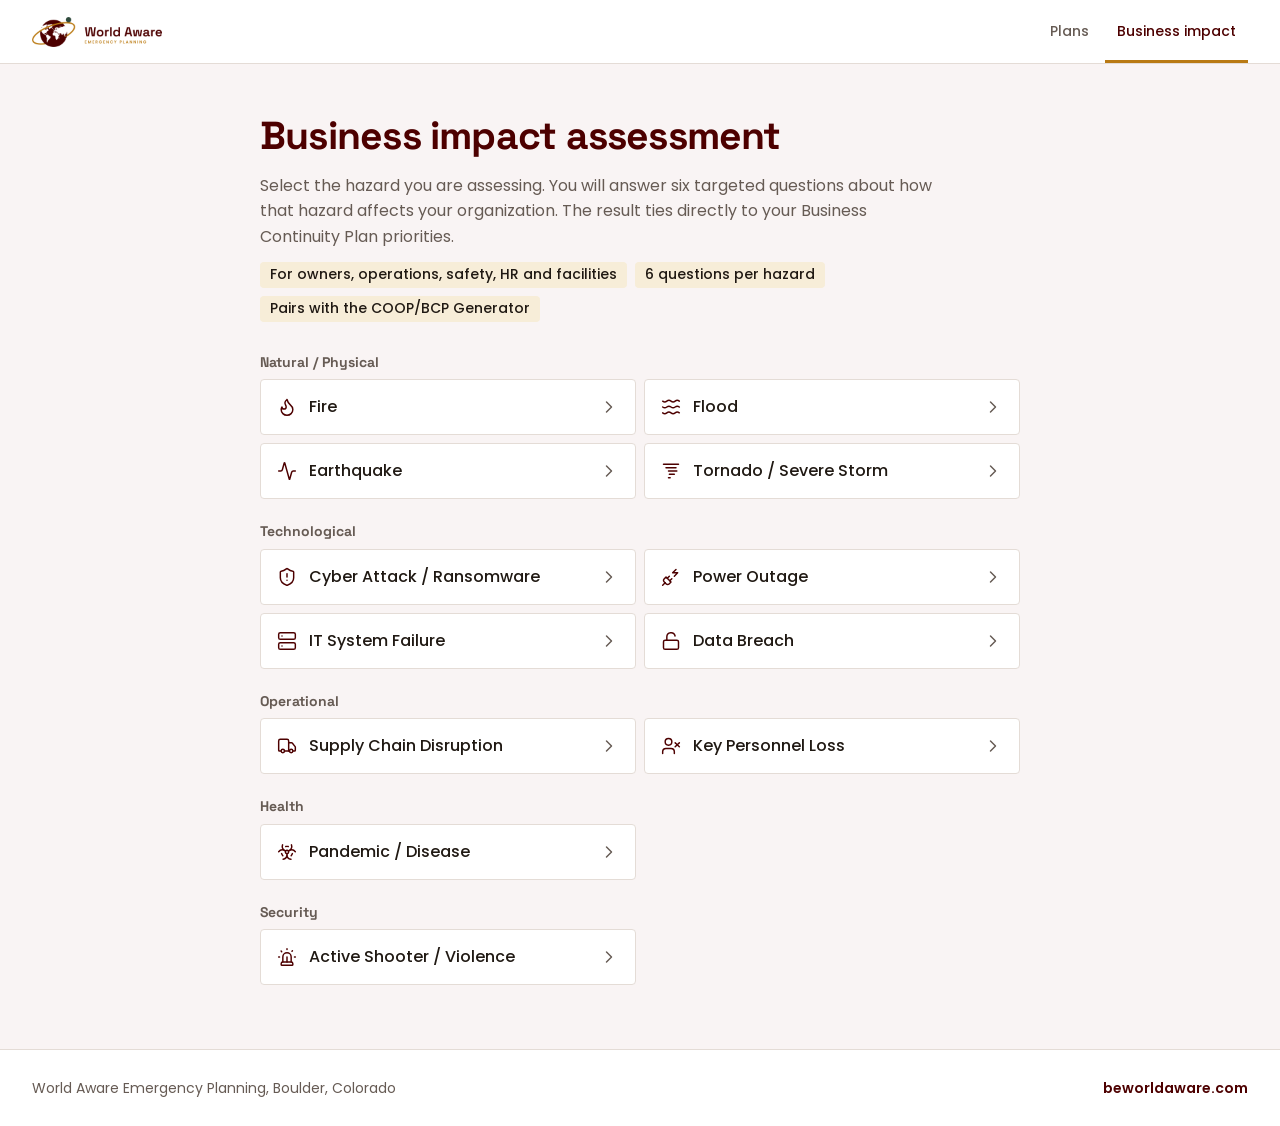
<file: business-impact.html>
<!DOCTYPE html>
<html lang="en">
<head>
<meta charset="UTF-8">
<meta name="viewport" content="width=device-width, initial-scale=1.0">
<title>Business Impact Assessment | World Aware</title>
<meta name="theme-color" content="#4D0000">
<link rel="icon" type="image/png" href="assets/wa-mark-full-color.png">
<link rel="stylesheet" href="css/fonts.css">
<link rel="stylesheet" href="css/tokens.css">
<link rel="stylesheet" href="css/brand.css">
<style>
/* Business impact page: layout specific to this screen. Components come from css/brand.css. */
.container { max-width: var(--content-max); margin: 0 auto; }
.screen { display: none; } .screen.active { display: block; }
.intro { display: grid; gap: var(--space-3); margin-bottom: var(--space-6); }
.intro h1 { font-size: var(--text-2xl); letter-spacing: var(--tracking-display); }
.intro p { color: var(--color-text-muted); max-width: var(--measure); }
.facts { display: flex; flex-wrap: wrap; gap: var(--space-2); }
@media (min-width: 1024px) { .intro h1 { font-size: var(--text-3xl); } }
.cat-block + .cat-block { margin-top: var(--space-5); }
.hz-pick { display: grid; grid-template-columns: auto 1fr auto; gap: var(--space-3); align-items: center; width: 100%; text-align: left; min-height: 56px; padding: var(--space-3) var(--space-4); border: var(--border-control) solid var(--color-border); border-radius: var(--radius-sm); background: var(--color-surface); cursor: pointer; }
.hz-pick:hover { border-color: var(--wa-maroon); background: var(--maroon-50); }
.hz-pick .hz-ic { color: var(--wa-maroon); }
.hz-pick .nm { font-weight: var(--weight-medium); }
.hz-pick .go { color: var(--color-text-muted); }
.a-head { display: grid; grid-template-columns: auto 1fr; gap: var(--space-3) var(--space-4); align-items: center; margin-bottom: var(--space-5); }
.a-ic { width: 48px; height: 48px; border-radius: var(--radius-sm); background: var(--wa-cream); color: var(--wa-maroon); display: grid; place-items: center; }
.a-head h1 { font-size: var(--text-xl); }
.a-head p { color: var(--color-text-muted); font-size: var(--text-sm); }
.a-head .btn { grid-column: 1 / -1; justify-self: start; }
@media (min-width: 640px) { .a-head { grid-template-columns: auto 1fr auto; } .a-head .btn { grid-column: auto; } }
.progress { margin-bottom: var(--space-5); display: grid; gap: var(--space-2); }
.progress-track { height: 6px; background: var(--stone-100); border-radius: var(--radius-pill); overflow: hidden; }
.progress-fill { height: 100%; background: var(--wa-maroon); border-radius: var(--radius-pill); transition: width var(--dur-base) var(--ease); }
.progress-meta { display: flex; justify-content: space-between; gap: var(--space-3); font-size: var(--text-sm); color: var(--color-text-muted); flex-wrap: wrap; }
.progress-meta b { color: var(--color-text); font-family: var(--font-display); }
.q-list { list-style: none; margin: 0; padding: 0; display: grid; gap: var(--space-3); counter-reset: q; }
.q-card { background: var(--color-surface); border: 1px solid var(--color-border); border-radius: var(--radius-md); padding: var(--space-4); display: grid; gap: var(--space-3); }
@media (min-width: 640px) { .q-card { padding: var(--space-5); } }
.q-card.answered { background: var(--color-surface-sunk); }
.q-top { display: grid; grid-template-columns: 32px 1fr; gap: var(--space-3); align-items: start; }
.q-n { width: 32px; height: 32px; border-radius: var(--radius-pill); border: 2px solid var(--wa-maroon); color: var(--wa-maroon); display: grid; place-items: center; font: var(--weight-bold) var(--text-sm)/1 var(--font-display); }
.q-card.answered .q-n { background: var(--wa-maroon); color: var(--wa-cream); }
.q-text { font-weight: var(--weight-medium); line-height: 1.45; }
.q-meta { display: flex; flex-wrap: wrap; gap: var(--space-2) var(--space-4); align-items: center; padding-left: 44px; }
.q-weight { font-size: var(--text-sm); color: var(--color-text-muted); }
.q-weight b { font-family: var(--font-display); color: var(--color-text); }
.q-detail-btn { display: inline-flex; align-items: center; gap: 6px; min-height: 36px; padding: 0 var(--space-2); margin-left: calc(-1 * var(--space-2)); background: none; border: 0; border-radius: var(--radius-sm); cursor: pointer; color: var(--color-text-link); font-size: var(--text-sm); font-weight: var(--weight-medium); }
.q-detail-btn:hover { background: var(--maroon-50); }
.q-detail-btn .wa-ic { transition: transform var(--dur-base) var(--ease); }
.q-detail-btn[aria-expanded="true"] .wa-ic { transform: rotate(180deg); }
.q-detail { display: none; margin-left: 44px; font-size: var(--text-sm); line-height: 1.6; background: var(--color-surface-warm); border-left: var(--border-rule) solid var(--wa-amber); padding: var(--space-3) var(--space-4); border-radius: 0 var(--radius-sm) var(--radius-sm) 0; max-width: var(--measure); }
.q-detail.open { display: block; }
.q-answer { padding-left: 44px; }
.q-answer .seg { grid-auto-columns: minmax(72px, 1fr); }
@media (max-width: 479px) { .q-meta, .q-answer { padding-left: 0; } .q-detail { margin-left: 0; } .q-answer .seg { width: 100%; } }
.score-panel { margin-top: var(--space-5); }
.score-head { display: flex; justify-content: space-between; align-items: baseline; gap: var(--space-3); flex-wrap: wrap; margin-bottom: var(--space-3); }
.score-head .big { font: var(--weight-bold) var(--text-2xl)/1 var(--font-display); }
.score-head .big small { font-size: var(--text-md); color: var(--color-text-muted); font-weight: var(--weight-medium); }
.pips { display: grid; grid-auto-flow: column; grid-auto-columns: 1fr; gap: 3px; }
.pip { height: 10px; border-radius: var(--radius-xs); background: var(--stone-100); }
.pip.active.b-low { background: var(--risk-low); } .pip.active.b-mod { background: var(--risk-moderate); }
.pip.active.b-high { background: var(--risk-high); } .pip.active.b-crit { background: var(--risk-critical); }
.result-card { margin-top: var(--space-4); padding: var(--space-5); border-radius: var(--radius-md); border: 1px solid var(--color-border); border-left: 6px solid; display: grid; gap: var(--space-3); }
.result-card.low { background: var(--risk-low-tint); border-left-color: var(--risk-low); }
.result-card.medium { background: var(--risk-moderate-tint); border-left-color: var(--risk-moderate); }
.result-card.high { background: var(--risk-high-tint); border-left-color: var(--risk-high); }
.result-card.critical { background: var(--risk-critical-tint); border-left-color: var(--risk-critical); }
.result-top { display: flex; flex-wrap: wrap; gap: var(--space-2) var(--space-3); align-items: center; }
.result-title { font-size: var(--text-xl); }
.result-body { max-width: var(--measure); }
.flags h3 { font-family: var(--font-body); font-size: var(--text-sm); font-weight: var(--weight-semibold); color: var(--color-text); margin-bottom: var(--space-2); }
.flag-list { list-style: none; margin: 0; padding: 0; display: grid; gap: var(--space-2); }
.flag-list li { display: grid; grid-template-columns: auto 1fr auto; gap: var(--space-2); align-items: center; background: var(--color-surface); border: 1px solid var(--color-border); border-radius: var(--radius-sm); padding: var(--space-2) var(--space-3); font-size: var(--text-sm); }
.flag-list li .wa-ic { color: var(--color-warning); }
.flag-list li.hi .wa-ic { color: var(--color-danger); }
.flag-list .w { color: var(--color-text-muted); white-space: nowrap; }
.result-coop { border-top: 1px solid rgba(53, 3, 2, .12); padding-top: var(--space-4); display: grid; gap: var(--space-3); font-size: var(--text-sm); }
.restart-wrap { margin-top: var(--space-6); }
</style>
</head>
<body>
<div class="app">
<header class="topbar">
  <a href="./" aria-label="World Aware plan builder"><img class="logo" src="assets/wa-lockup-full-color.png" alt="World Aware, Emergency Planning" width="130" height="30"></a>
  <nav aria-label="Main">
    <a href="./">Plans</a>
    <a href="business-impact.html" aria-current="page"><span class="bi-long">Business impact</span></a>
  </nav>
</header>

<main class="content" style="flex:1" id="main" tabindex="-1">
<!-- ── SCREEN 1: HAZARD PICKER ── -->
<div id="screen-pick" class="screen active">
  <div class="container">
    <header class="intro">
      <h1>Business impact assessment</h1>
      <p>Select the hazard you are assessing. You will answer six targeted questions about how that hazard affects your organization. The result ties directly to your Business Continuity Plan priorities.</p>
      <div class="facts">
        <span class="tag">For owners, operations, safety, HR and facilities</span>
        <span class="tag">6 questions per hazard</span>
        <span class="tag">Pairs with the COOP/BCP Generator</span>
      </div>
    </header>
    <div id="hazard-list"></div>
  </div>
</div>

<!-- ── SCREEN 2: ASSESSMENT ── -->
<div id="screen-assess" class="screen">
  <div class="container">
    <div class="a-head">
      <span class="a-ic" id="assess-icon"></span>
      <div>
        <h1 id="assess-title"></h1>
        <p id="assess-sub"></p>
      </div>
      <button type="button" class="btn btn-ghost btn-sm" onclick="goBack()"><span data-ic="arrow-left"></span>Change hazard</button>
    </div>

    <div class="progress">
      <div class="progress-track" role="progressbar" aria-label="Questions answered" aria-valuemin="0" aria-valuemax="6" aria-valuenow="0" id="progress-bar"><div class="progress-fill" id="progress-fill" style="width:0%"></div></div>
      <div class="progress-meta">
        <span id="progress-label">0 of 6 questions answered</span>
        <span id="score-running" style="display:none"></span>
      </div>
    </div>

    <ol class="q-list" id="questions-wrap"></ol>
    <section id="score-panel" class="sheet pad score-panel" style="display:none" aria-live="polite"></section>
    <div id="result-wrap" aria-live="polite"></div>

    <div class="restart-wrap">
      <button type="button" class="btn btn-secondary" onclick="goBack()"><span data-ic="arrow-left"></span>Assess a different hazard</button>
    </div>
  </div>
</div>
</main>

<footer class="app-foot">
  <span>World Aware Emergency Planning, Boulder, Colorado</span>
  <a href="https://beworldaware.com">beworldaware.com</a>
</footer>
</div>

<script src="js/icons.js"></script>
<script>
/* ── DATA ── */
const HAZARDS = [
  {id:'fire',          name:'Fire',                      icon:'🔥',cat:'Natural / Physical'},
  {id:'flood',         name:'Flood',                     icon:'🌊',cat:'Natural / Physical'},
  {id:'earthquake',    name:'Earthquake',                icon:'🌍',cat:'Natural / Physical'},
  {id:'tornado',       name:'Tornado / Severe Storm',    icon:'🌪️',cat:'Natural / Physical'},
  {id:'cyber',         name:'Cyber Attack / Ransomware', icon:'💻',cat:'Technological'},
  {id:'power',         name:'Power Outage',              icon:'⚡',cat:'Technological'},
  {id:'it-failure',    name:'IT System Failure',         icon:'🖥️',cat:'Technological'},
  {id:'supply',        name:'Supply Chain Disruption',   icon:'🔗',cat:'Operational'},
  {id:'key-person',    name:'Key Personnel Loss',        icon:'👤',cat:'Operational'},
  {id:'pandemic',      name:'Pandemic / Disease',        icon:'🦠',cat:'Health'},
  {id:'active-shooter',name:'Active Shooter / Violence', icon:'🚨',cat:'Security'},
  {id:'data-breach',   name:'Data Breach',               icon:'🔓',cat:'Technological'},
];

const QUESTIONS = {
  fire:[
    {id:'evac-plan',    w:3,text:'Do you have a documented evacuation plan for all locations?',detail:'This includes posted exit routes, designated assembly points, floor wardens, and procedures for evacuating mobility-impaired staff. OSHA 29 CFR 1910.38 requires a written Emergency Action Plan for most employers.',flag:'No evacuation plan',invert:true},
    {id:'fire-suppress',w:2,text:'Is your facility equipped with fire suppression systems (sprinklers, clean-agent for server rooms)?',detail:'Standard sprinklers protect structure but can destroy equipment. Server rooms and archival storage may require clean-agent suppression systems to avoid water damage to critical assets.',flag:'No suppression system',invert:true},
    {id:'records-offsite',w:3,text:'Are your critical business records and data backed up offsite or in the cloud?',detail:'A fire that destroys your facility will also destroy any on-site backups. Cloud or offsite backup is essential for recovery. This directly affects your Recovery Point Objective (RPO).',flag:'No offsite backup',invert:true},
    {id:'alt-location', w:3,text:'Do you have an alternate work location identified where operations could resume?',detail:'If your primary facility is destroyed or uninhabitable, where do employees go? Options include a secondary facility, coworking space, work-from-home, or a vendor/partner site. This must be documented, not improvised.',flag:'No alternate location',invert:true},
    {id:'insurance',    w:2,text:'Do you have property and business interruption insurance reviewed within the last 2 years?',detail:'Business interruption insurance covers lost revenue and ongoing expenses while you rebuild. Many businesses discover their coverage is insufficient only after a loss.',flag:'Insurance not verified',invert:true},
    {id:'equip-replace',w:2,text:'Would specialized equipment or machinery take more than 2 weeks to replace after a fire?',detail:'Long lead times on equipment replacement can extend your Recovery Time Objective (RTO) far beyond what customers or contracts will tolerate. Identify your longest-lead items now.',flag:'Long equipment lead times'},
  ],
  flood:[
    {id:'flood-zone',   w:3,text:'Is any part of your facility located in a FEMA-designated flood zone (Zone A or V)?',detail:'Flood insurance is required for federally-backed mortgages in high-risk zones. Standard property insurance does NOT cover flood damage. Check your FEMA flood map at msc.fema.gov.',flag:'Facility in flood zone'},
    {id:'flood-insurance',w:3,text:'Do you have a separate flood insurance policy?',detail:'Standard commercial property insurance excludes flood damage. Flood insurance through NFIP or private carriers must be purchased separately. There is typically a 30-day waiting period before coverage begins.',flag:'No flood insurance',invert:true},
    {id:'equip-elevation',w:2,text:'Would a significant flood event damage critical equipment, inventory, or infrastructure at your facility?',detail:'Servers, electrical panels, HVAC equipment, and valuable inventory stored at ground level are at highest risk. Even a few inches of water can cause catastrophic damage to electronics and inventory.',flag:'Equipment at flood risk'},
    {id:'records-offsite',w:3,text:'Are your critical business records and data stored offsite or in the cloud?',detail:'Flooding can destroy physical records and on-site servers simultaneously. Cloud backup ensures data survives even total facility loss.',flag:'No offsite backup',invert:true},
    {id:'warning-time', w:2,text:'Would you have sufficient warning time to protect equipment or inventory before a flood event?',detail:'Riverine floods often provide days of warning; flash floods may provide minutes. Knowing your flood type and having a pre-planned response determines whether assets can be protected in time.',flag:'Insufficient warning time',invert:true},
    {id:'alt-location', w:3,text:'Do you have an alternate work location if your facility is inaccessible for weeks?',detail:'Flood damage often makes facilities inaccessible for weeks or months due to remediation, mold, and structural repairs. Your alternate site must be fully operational.',flag:'No alternate location',invert:true},
  ],
  earthquake:[
    {id:'seismic-zone',  w:3,text:'Is your facility located in a moderate to high seismic zone?',detail:'USGS seismic hazard maps show your area\'s peak ground acceleration. Buildings in high seismic zones without proper retrofitting face significant structural risk.',flag:'High seismic zone'},
    {id:'structure',     w:3,text:'Has your building been structurally assessed for seismic vulnerability?',detail:'Unreinforced masonry buildings built before 1980 are at highest risk. Soft-story buildings are also vulnerable. A structural engineer can assess retrofit needs.',flag:'No seismic assessment',invert:true},
    {id:'utility-shutoff',w:2,text:'Do employees know how to shut off gas and utilities, and are shutoffs clearly labeled?',detail:'Post-earthquake fires are often caused by gas leaks igniting. Automatic seismic gas shutoff valves can prevent this. Employees should know the location of all utility shutoffs.',flag:'Utility shutoffs unknown',invert:true},
    {id:'records-offsite',w:3,text:'Are critical data and records backed up offsite or in the cloud?',detail:'A major earthquake can destroy on-site infrastructure and make the area inaccessible for days or weeks. Cloud backup is essential for any realistic recovery.',flag:'No offsite backup',invert:true},
    {id:'supply-chain',  w:2,text:'Are your key suppliers or customers concentrated in the same seismic region as your facility?',detail:'A regional earthquake can simultaneously disable your facility, your suppliers, and your customers. Geographic concentration of your supply chain amplifies earthquake impact significantly.',flag:'Concentrated supply chain'},
    {id:'alt-location',  w:3,text:'Is your alternate work location outside the same seismic impact zone (50+ miles away)?',detail:'An alternate site in the same city may be equally affected by a major earthquake. True resilience requires geographic separation.',flag:'Alt site in same zone'},
  ],
  tornado:[
    {id:'shelter',       w:3,text:'Does your facility have a designated interior tornado shelter area employees know to use?',detail:'FEMA recommends sheltering in interior rooms on the lowest floor, away from windows. Wide-span roof structures (warehouses, open offices) are especially dangerous.',flag:'No tornado shelter',invert:true},
    {id:'warning-system',w:2,text:'Do you have a reliable method for receiving and communicating tornado warnings to all employees?',detail:'Outdoor sirens may not be heard inside. A NOAA weather radio, mass notification system, or designated weather watcher ensures timely warnings reach all staff.',flag:'No warning system',invert:true},
    {id:'roof-structure',w:3,text:'Does your building have a wide-span or vulnerable roof structure (warehouse, metal building, big-box)?',detail:'Metal buildings and warehouses with wide roof spans are at highest risk from tornado events. Even EF1 tornadoes (86–110 mph) can compromise these structures.',flag:'Vulnerable roof structure'},
    {id:'records-offsite',w:3,text:'Are critical data and records backed up offsite or in the cloud?',detail:'A direct hit could destroy your facility and everything in it. Offsite or cloud backup is the only way to ensure data survives a total loss.',flag:'No offsite backup',invert:true},
    {id:'insurance',     w:2,text:'Does your property insurance include wind and tornado damage with adequate limits?',detail:'Most commercial property policies cover wind damage, but some policies in high-risk areas have separate wind deductibles or exclusions. Verify your coverage limits and deductibles.',flag:'Wind coverage unclear',invert:true},
    {id:'alt-location',  w:2,text:'Do you have an alternate work location if your facility is damaged or destroyed?',detail:'Tornado damage can be total and sudden. Your alternate site plan should be documented, tested, and communicated to all staff before an event occurs.',flag:'No alternate location',invert:true},
  ],
  cyber:[
    {id:'backups',       w:3,text:'Do you maintain tested, air-gapped or immutable backups that cannot be encrypted by ransomware?',detail:'Ransomware attacks frequently target connected backup systems first. True resilience requires immutable backups — physically air-gapped, write-once cloud storage, or backups inaccessible from the compromised network. When was your last successful restore test?',flag:'Backups not ransomware-proof',invert:true},
    {id:'cyber-insurance',w:3,text:'Do you have cyber liability insurance covering ransomware, incident response, and business interruption?',detail:'Cyber insurance policies vary widely. Key coverages: ransomware payments (if authorized), incident response costs, business interruption, regulatory fines, and third-party liability for breached customer data.',flag:'No cyber insurance',invert:true},
    {id:'ir-plan',       w:3,text:'Do you have a documented Cyber Incident Response Plan with assigned roles and contacts?',detail:'When ransomware hits at 2am, who calls whom? What is isolated first? Who contacts the insurer? Organizations without a documented IR plan make costly decisions under pressure that extend recovery time significantly.',flag:'No incident response plan',invert:true},
    {id:'msp-contract',  w:2,text:'Do you have a contract with an IT firm or MSP that includes 24/7 emergency response?',detail:'Ransomware does not wait for business hours. A managed service provider or incident response retainer with defined SLAs and emergency contacts is essential. Verbal agreements are not sufficient.',flag:'No emergency IT contract',invert:true},
    {id:'rto',           w:3,text:'Would a complete ransomware lockout lasting more than 72 hours cause irreversible business harm?',detail:'Average ransomware recovery takes 21 days without paying. If your Maximum Tolerable Downtime is less than 72 hours, you need a significantly more mature backup and recovery capability.',flag:'RTO under 72 hours'},
    {id:'third-party',   w:2,text:'Do key vendors or partners have access to your systems or data, creating third-party attack vectors?',detail:'Third-party access is one of the most common ransomware entry points. MSPs, accounting firms, law firms, and HR software vendors with privileged access should be assessed for their own security posture.',flag:'Third-party access risk'},
  ],
  power:[
    {id:'backup-power',  w:3,text:'Do you have backup power (generator or UPS) sufficient to maintain critical operations?',detail:'A UPS provides minutes of power for graceful shutdown. A generator provides hours or days for critical operations. Know which systems are on backup power, what the runtime is, and how long refueling takes.',flag:'No backup power',invert:true},
    {id:'critical-deps', w:3,text:'Are your most critical functions completely dependent on utility power with no manual alternative?',detail:'Identify which functions can continue without power (manually, on paper, offline) and which cannot. Functions with no offline alternative have zero resilience to power outages.',flag:'No manual fallback'},
    {id:'rto-power',     w:3,text:'Would a power outage lasting more than 4 hours significantly impact revenue, commitments, or compliance?',detail:'Extended outages (24–72+ hours) from severe weather events are increasingly common. If your RTO is under 4 hours, backup power is not optional — it is a business continuity requirement.',flag:'RTO under 4 hours'},
    {id:'perishables',   w:2,text:'Do you have temperature-sensitive inventory, medications, lab samples, or food that would be lost in a prolonged outage?',detail:'Refrigerated or climate-controlled goods can be destroyed within hours of power loss. Generator coverage for refrigeration and climate control is often overlooked in power planning.',flag:'Perishable assets at risk'},
    {id:'remote-capable',w:2,text:'Can a significant portion of your workforce continue working remotely if your facility loses power?',detail:'If employees can work from home or another location with power, a facility outage is a disruption rather than a shutdown. This requires cloud-based systems, VPN access, and pre-communicated procedures.',flag:'No remote work capability',invert:true},
    {id:'utility-risk',  w:1,text:'Has your area experienced extended power outages (4+ hours) more than once in the past 3 years?',detail:'Local utility reliability varies significantly by region. Areas with aging infrastructure, frequent severe weather, or high grid demand are at higher risk of extended outages.',flag:'Known utility reliability issues'},
  ],
  'it-failure':[
    {id:'single-points', w:3,text:'Do any of your critical systems have single points of failure with no redundancy or failover?',detail:'A single server, a single internet connection, a single database — any one failing can halt operations. Redundancy (failover servers, dual ISPs, load balancing) directly determines your recovery time.',flag:'Single points of failure'},
    {id:'rto-it',        w:3,text:'Would a complete IT system outage lasting more than 8 hours cause irreversible harm?',detail:'Define your actual Recovery Time Objective (RTO) for IT. Many businesses discover their informal assumption ("we\'ll be back up in an hour") bears no relationship to their actual recovery capability.',flag:'RTO under 8 hours'},
    {id:'manual-backup', w:2,text:'Can any of your critical functions continue manually during an IT outage?',detail:'Organizations that can revert to manual processes for limited operations have dramatically better resilience. Document manual procedures for your top critical functions now, before you need them.',flag:'No manual fallback',invert:true},
    {id:'vendor-sla',    w:2,text:'Do your critical software vendors provide guaranteed uptime SLAs with defined remedies?',detail:'Cloud services and SaaS platforms can fail independently of your internal IT. Know your vendors\' SLAs, how to escalate outages, and what compensation is available for violations.',flag:'No vendor SLAs',invert:true},
    {id:'tested-backups',w:3,text:'Are your data backups tested at least quarterly with documented successful restore results?',detail:'Untested backups are not backups — they are assumptions. A backup that has never been restored may be corrupt or unrestorable in the format needed. Test restores before a crisis, not during one.',flag:'Untested backups',invert:true},
    {id:'dr-plan',       w:2,text:'Do you have a documented IT Disaster Recovery plan with step-by-step restore procedures?',detail:'Who rebuilds the servers? In what order? From what media? With what credentials? Tribal knowledge in the head of one IT person is the most common IT DR gap in small to mid-sized businesses.',flag:'No IT DR plan',invert:true},
  ],
  supply:[
    {id:'single-source', w:3,text:'Do you rely on a single supplier for any critical material, component, or service with no qualified alternative?',detail:'Single-source dependencies are the highest-risk supply chain vulnerability. A supplier bankruptcy, facility damage, or contract dispute can halt your operations with no immediate recourse.',flag:'Single-source dependencies'},
    {id:'inventory-buffer',w:2,text:'Do you maintain at least 30 days of safety stock for your most critical materials or components?',detail:'Inventory buffers provide time to activate alternate suppliers before the disruption reaches your customers. The appropriate buffer depends on your lead times and supplier reliability.',flag:'No safety stock',invert:true},
    {id:'geographic-conc',w:2,text:'Are two or more of your critical suppliers located in the same geographic region, creating concentration risk?',detail:'A regional disaster, port closure, or transportation disruption can simultaneously disable multiple suppliers in the same area. Geographic diversification reduces correlated risk.',flag:'Geographic supply concentration'},
    {id:'contracts',      w:2,text:'Do your supplier contracts include business continuity requirements and notification obligations?',detail:'Without contractual BCP requirements, suppliers have no obligation to prioritize your orders during a crisis. Well-written supply agreements include continuity provisions and priority access.',flag:'No BCP contract terms',invert:true},
    {id:'customer-impact',w:3,text:'Would a 30-day supply chain disruption cause you to breach contracts with customers or lose key accounts?',detail:'Measure supply chain impact in customer terms. If a disruption would trigger penalty clauses, contract terminations, or permanent customer loss, your supply chain risk has direct revenue consequences.',flag:'Customer contract breach risk'},
    {id:'visibility',     w:2,text:'Do you have visibility into your Tier 2 suppliers — the suppliers of your suppliers?',detail:'Most supply chain disruptions originate at Tier 2 or Tier 3. The COVID-19 semiconductor shortage primarily exposed Tier 2 and 3 vulnerabilities that most companies had no visibility into.',flag:'No Tier 2 visibility',invert:true},
  ],
  'key-person':[
    {id:'succession',    w:3,text:'Do you have a documented succession plan for your top 3 most critical positions?',detail:'A succession plan identifies who assumes each role temporarily, what authority they have, and what actions they take immediately. Without this, organizations stall waiting for direction.',flag:'No succession plan',invert:true},
    {id:'tribal-knowledge',w:3,text:'Does any critical function depend on knowledge held by a single individual that is not documented anywhere?',detail:'The "bus factor" — how many people unavailable before operations halt — is often 1 in small businesses. Passwords, client relationships, vendor contacts, and system configurations held by one person are severe vulnerabilities.',flag:'Undocumented tribal knowledge'},
    {id:'cross-training', w:2,text:'Have you cross-trained at least one backup for each critical function?',detail:'Cross-training is the only reliable mitigation for key-person risk. It requires intentional investment of time — not just documentation — to ensure backup personnel can actually perform the function under pressure.',flag:'No cross-training',invert:true},
    {id:'key-person-insurance',w:2,text:'Do you have key-person life or disability insurance on critical executives or revenue-generating individuals?',detail:'Key-person insurance provides capital to hire and train a replacement, offset lost revenue, and service debt obligations. It is most commonly needed for founders, top salespeople, and technical specialists.',flag:'No key-person insurance',invert:true},
    {id:'client-relationships',w:3,text:'Are key client relationships held primarily by one individual, creating vulnerability if that person leaves?',detail:'If a key account manager or principal leaves, will clients follow? Institutionalizing client relationships through team engagement and documented account plans reduces this risk.',flag:'Single-point client relationships'},
    {id:'credential-access',w:2,text:'Do you have a documented process to immediately revoke and transfer system access when a key employee departs unexpectedly?',detail:'Sudden departures require immediate action on system credentials. Who has the master password list? Who can revoke access? Who is authorized to do so after hours?',flag:'No credential revocation process',invert:true},
  ],
  pandemic:[
    {id:'remote-capability',w:3,text:'Can your organization continue at least 50% of operations with employees working remotely?',detail:'Pandemic response depends heavily on remote work capability. Organizations that cannot function remotely face total operational shutdown during quarantine orders or high absenteeism.',flag:'No remote work capability',invert:true},
    {id:'absenteeism-plan',w:3,text:'Have you modeled what happens to operations if 30–40% of your workforce is simultaneously unavailable?',detail:'The 1918 pandemic saw 40%+ workforce absence at peak. Identify your minimum staffing threshold for each critical function and document how you would operate below that threshold.',flag:'No absenteeism contingency',invert:true},
    {id:'supply-chain-health',w:2,text:'Are your critical suppliers located in regions that could be severely affected by a pandemic before you are?',detail:'COVID-19 demonstrated how a pandemic can disrupt supply chains weeks before it affects domestic operations. Suppliers in densely populated regions are at higher risk.',flag:'Supply chain pandemic risk'},
    {id:'succession-pandemic',w:2,text:'If your senior leadership team is simultaneously incapacitated, is there a clear chain of command?',detail:'Pandemic scenarios can incapacitate entire leadership teams. Your succession plan must extend beyond replacing one person to cover scenarios where multiple leaders are unavailable.',flag:'Leadership succession gap',invert:true},
    {id:'ppe-stockpile', w:1,text:'Do you maintain a stockpile of PPE, cleaning supplies, and essential health supplies for your workforce?',detail:'COVID-19 demonstrated how quickly PPE supply chains can fail. A 90-day stockpile of masks, gloves, and sanitizer provides time to source alternatives during supply disruptions.',flag:'No PPE stockpile',invert:true},
    {id:'comms-system',  w:2,text:'Do you have a mass notification system that can reach all employees regardless of location?',detail:'During a pandemic, employees may be working from multiple locations without company equipment. Mass notification via SMS text alerts (not just company email) ensures all employees receive critical communications.',flag:'No mass notification system',invert:true},
  ],
  'active-shooter':[
    {id:'run-hide-fight',w:3,text:'Have all employees been trained on Run-Hide-Fight within the last 12 months?',detail:'FEMA and DHS recommend annual active shooter training. The Run-Hide-Fight framework must be practiced, not just read. Untrained employees freeze. This is the single most impactful preparedness action.',flag:'No active shooter training',invert:true},
    {id:'lockdown-procedure',w:3,text:'Do you have a documented lockdown procedure that can be activated within 60 seconds?',detail:'Lockdown requires locking and barricading doors, turning off lights, silencing phones, and staying out of sight. The procedure must be practiced. Employees in remote areas need specific guidance.',flag:'No lockdown procedure',invert:true},
    {id:'physical-security',w:2,text:'Do you have access control systems (key card, buzz-in) that prevent unauthorized individuals from entering the facility?',detail:'Controlled access is the primary physical deterrent. Tailgating (following authorized staff through secured doors) is the most common bypass. Visitor management and access logging further reduce risk.',flag:'Uncontrolled facility access',invert:true},
    {id:'threat-reporting',w:2,text:'Do employees have a clear, anonymous channel for reporting threatening behavior before it escalates?',detail:'The FBI\'s research shows nearly all mass workplace violence incidents were preceded by observable warning signs. An anonymous tip line and Threat Assessment Team can prevent incidents.',flag:'No threat reporting channel',invert:true},
    {id:'trauma-support',  w:2,text:'Do you have an Employee Assistance Program (EAP) or trauma counseling that can be rapidly deployed post-incident?',detail:'The psychological aftermath of a workplace violence event can be as damaging as the physical event. Organizations without mental health response resources see extended absenteeism and turnover lasting months.',flag:'No trauma response resources',invert:true},
    {id:'liability',       w:2,text:'Does your liability insurance cover workplace violence incidents and third-party injuries on your premises?',detail:'General liability policies vary in their coverage of workplace violence. Legal liability for failure to maintain a safe workplace can extend to third-party victims on your premises.',flag:'Violence coverage unclear',invert:true},
  ],
  'data-breach':[
    {id:'sensitive-data',  w:3,text:'Does your organization store, process, or transmit sensitive personal data (PII, PHI, financial records, credentials)?',detail:'The regulatory consequences of a breach depend heavily on data type. HIPAA governs health information, PCI DSS governs payment cards, state privacy laws govern PII. Know what data you hold.',flag:'Sensitive data held'},
    {id:'notification-law',w:3,text:'Do you know your breach notification obligations — who must be notified, in what timeframe, by what method?',detail:'All 50 states have breach notification laws with varying timelines (24 hours to 90 days). HIPAA requires notification within 60 days. GDPR requires 72 hours. Non-compliance adds regulatory fines.',flag:'Notification obligations unknown',invert:true},
    {id:'cyber-insurance', w:3,text:'Do you have cyber liability insurance covering breach notification costs, credit monitoring, and regulatory fines?',detail:'Average breach costs for small businesses range from $120,000 to $1.24 million (IBM 2023). Cyber insurance typically covers: forensics, legal fees, notification, credit monitoring, and regulatory fines.',flag:'No cyber insurance',invert:true},
    {id:'access-controls', w:2,text:'Do you enforce least-privilege access controls — employees access only data their job requires?',detail:'Overprivileged accounts are the most common enabler of data breaches. Access reviews should be conducted at least annually. This applies to both internal users and third-party integrations.',flag:'Overprivileged access'},
    {id:'encryption',      w:2,text:'Is sensitive data encrypted both at rest (stored) and in transit (transmitted)?',detail:'Encryption limits breach consequences. Many state breach notification laws create safe harbors for encrypted data — if properly encrypted, notification may not be required even if data is accessed.',flag:'Data not fully encrypted',invert:true},
    {id:'vendor-data',     w:2,text:'Do any vendors or partners store or process your customers\' sensitive data on your behalf?',detail:'Third-party data processors are your liability under most privacy laws. A breach at your payroll vendor, CRM, or cloud host may require you to notify affected individuals as if you were breached directly.',flag:'Third-party data exposure'},
  ],
};


/* ── ICONS (Lucide; replaces the emoji in HAZARDS[].icon, which is no longer rendered) ── */
const HAZARD_ICON = { fire:'flame', flood:'waves', earthquake:'activity', tornado:'tornado', cyber:'shield-alert', power:'plug-zap', 'it-failure':'server', supply:'truck', 'key-person':'user-x', pandemic:'biohazard', 'active-shooter':'siren', 'data-breach':'lock-open' };
const ic = (name, size, cls) => waIcon(name, size, cls);
document.querySelectorAll('[data-ic]').forEach(el => { el.outerHTML = ic(el.dataset.ic, 16); });
function esc(s) { return String(s).replace(/[&<>"]/g, c => ({'&':'&amp;','<':'&lt;','>':'&gt;','"':'&quot;'}[c])); }

/* ── STATE ── */
let currentHazard = null;
let answers = {};
let current = 0;
const openDetails = new Set();

function getQuestions() { return QUESTIONS[currentHazard.id] || []; }
function getMaxScore() { return getQuestions().reduce((s,q) => s + q.w, 0); }

function calcScore() {
  let score = 0;
  getQuestions().forEach((q,i) => {
    const ans = answers[i];
    if (!ans || ans === 'na') return;
    const yes = ans === 'yes';
    if (q.invert) { score += yes ? 0 : q.w; }
    else          { score += yes ? q.w : 0; }
  });
  return score;
}

function getFlags() {
  const flags = [];
  getQuestions().forEach((q,i) => {
    const ans = answers[i];
    if (!ans || ans === 'na' || !q.flag) return;
    const yes = ans === 'yes';
    const triggered = q.invert ? !yes : yes;
    if (triggered) flags.push({text: q.flag, w: q.w});
  });
  return flags;
}

/* Score bands: thresholds unchanged (0.3 / 0.55 / 0.75 of the maximum). */
function bandFor(pct) {
  if (pct < 0.3)  return { cls:'low',      badge:'b-low',  lvl:1, word:'Low' };
  if (pct < 0.55) return { cls:'medium',   badge:'b-mod',  lvl:2, word:'Moderate' };
  if (pct < 0.75) return { cls:'high',     badge:'b-high', lvl:3, word:'High' };
  return              { cls:'critical', badge:'b-crit', lvl:4, word:'Critical' };
}
function badgeHtml(b, text) {
  return `<span class="badge ${b.badge}"><span class="meter" aria-hidden="true">${[1,2,3,4].map(i => `<i class="${i<=b.lvl?'f':''}"></i>`).join('')}</span>${esc(text || b.word)}</span>`;
}

/* ── HAZARD PICKER ── */
function buildPicker() {
  const cats = [...new Set(HAZARDS.map(h => h.cat))];
  const list = document.getElementById('hazard-list');
  list.innerHTML = '';
  cats.forEach(cat => {
    const block = document.createElement('section');
    block.className = 'cat-block';
    block.setAttribute('aria-label', cat);
    block.innerHTML = `<h2 class="group-label">${esc(cat)}</h2>`;
    const grid = document.createElement('div');
    grid.className = 'hz-list';
    HAZARDS.filter(h => h.cat === cat).forEach(h => {
      const btn = document.createElement('button');
      btn.type = 'button';
      btn.className = 'hz-pick';
      btn.innerHTML = `${ic(HAZARD_ICON[h.id] || 'circle-dashed', 20, 'hz-ic')}<span class="nm">${esc(h.name)}</span>${ic('chevron-right', 20, 'go')}`;
      btn.onclick = () => startAssessment(h);
      grid.appendChild(btn);
    });
    block.appendChild(grid);
    list.appendChild(block);
  });
}

function startAssessment(hazard) {
  currentHazard = hazard;
  answers = {};
  current = 0;
  openDetails.clear();
  document.getElementById('assess-icon').innerHTML = ic(HAZARD_ICON[hazard.id] || 'circle-dashed', 24);
  document.getElementById('assess-title').textContent = hazard.name;
  document.getElementById('assess-sub').textContent = '6 targeted impact questions, aligned with your BCP priorities';
  document.getElementById('score-panel').style.display = 'none';
  document.getElementById('result-wrap').innerHTML = '';
  document.getElementById('screen-pick').classList.remove('active');
  document.getElementById('screen-assess').classList.add('active');
  window.scrollTo({top:0,behavior:'smooth'});
  render();
  document.getElementById('assess-title').setAttribute('tabindex', '-1');
  document.getElementById('assess-title').focus({preventScroll:true});
}

function goBack() {
  document.getElementById('screen-assess').classList.remove('active');
  document.getElementById('screen-pick').classList.add('active');
  window.scrollTo({top:0,behavior:'smooth'});
}

/* ── RENDER ── */
function render() {
  const qs = getQuestions();
  const wrap = document.getElementById('questions-wrap');
  wrap.innerHTML = '';
  const answered = Object.keys(answers).length;

  qs.slice(0, current + 1).forEach((q, i) => {
    const ans = answers[i];
    const card = document.createElement('li');
    card.className = 'q-card' + (ans ? ' answered' : '');
    const open = openDetails.has(i);
    const opt = (v, label) => `<button type="button" aria-pressed="${ans===v}" onclick="answer(${i},'${v}')">${label}</button>`;
    card.innerHTML = `
      <div class="q-top"><span class="q-n" aria-hidden="true">${ans ? waIcon('check', 16) : i + 1}</span><p class="q-text" id="q-${i}">${q.text}</p></div>
      <div class="q-meta">
        <span class="q-weight">Weight <b>${q.w}</b> of 3</span>
        <button type="button" class="q-detail-btn" id="dtgl-${i}" aria-expanded="${open}" aria-controls="detail-${i}" onclick="toggleDetail(${i})">${ic('chevron-down', 16)}Why this matters for your BCP</button>
      </div>
      <div class="q-detail ${open ? 'open' : ''}" id="detail-${i}">${q.detail}</div>
      <div class="q-answer"><div class="seg" role="group" aria-labelledby="q-${i}">${opt('yes','Yes')}${opt('no','No')}${opt('na','N/A')}</div></div>`;
    wrap.appendChild(card);
  });

  // Progress
  const pct = Math.round((answered / qs.length) * 100);
  document.getElementById('progress-fill').style.width = pct + '%';
  document.getElementById('progress-bar').setAttribute('aria-valuenow', answered);
  document.getElementById('progress-label').textContent = answered + ' of ' + qs.length + ' questions answered';
  const sr = document.getElementById('score-running');
  if (answered > 0) {
    sr.style.display = 'block';
    sr.innerHTML = 'Impact score <b>' + calcScore() + '</b> of ' + getMaxScore();
  } else { sr.style.display = 'none'; }

  if (answered === qs.length) { showScorePanel(); showResult(); }
  else { document.getElementById('score-panel').style.display = 'none'; document.getElementById('result-wrap').innerHTML = ''; }
}

function toggleDetail(i) {
  const d = document.getElementById('detail-' + i);
  const t = document.getElementById('dtgl-' + i);
  const open = d.classList.toggle('open');
  t.setAttribute('aria-expanded', open);
  if (open) openDetails.add(i); else openDetails.delete(i);
}

function answer(idx, val) {
  answers[idx] = val;
  const advanced = idx === current && current < getQuestions().length - 1;
  if (advanced) current++;
  render();
  // Keep keyboard focus on the answered control, then bring the next question into view.
  const btn = document.querySelector(`#questions-wrap li:nth-child(${idx + 1}) .seg button[aria-pressed="true"]`);
  if (btn) btn.focus({preventScroll:true});
  if (advanced) {
    setTimeout(() => {
      const cards = document.querySelectorAll('.q-card');
      const last = cards[cards.length - 1];
      if (last) last.scrollIntoView({behavior:'smooth',block:'center'});
    }, 100);
  }
}

function showScorePanel() {
  const score = calcScore();
  const max = getMaxScore();
  const b = bandFor(score / max);
  const panel = document.getElementById('score-panel');
  panel.style.display = 'block';
  panel.innerHTML = `
    <div class="score-head">
      <h2 class="section-title" style="margin:0">Impact score, ${esc(currentHazard.name)}</h2>
      <span class="big">${score} <small>of ${max} impact points</small></span>
    </div>
    <div class="pips" aria-hidden="true">${Array.from({length: max}, (_,i) => `<i class="pip ${i < score ? 'active ' + b.badge : ''}"></i>`).join('')}</div>`;
}

function showResult() {
  const score = calcScore();
  const max = getMaxScore();
  const pct = score / max;
  const flags = getFlags();
  const highFlags = flags.filter(f => f.w >= 3);
  const medFlags  = flags.filter(f => f.w === 2);
  const h = currentHazard;
  const b = bandFor(pct);

  let cls, badge, body;
  if (pct < 0.3) {
    cls = 'low'; badge = 'Low business impact';
    body = `A ${h.name.toLowerCase()} event would be disruptive but your organization has reasonable controls in place. Ensure your COOP/BCP documents the flagged items and that staff are trained on their roles.`;
  } else if (pct < 0.55) {
    cls = 'medium'; badge = 'Moderate business impact';
    body = `A ${h.name.toLowerCase()} event poses meaningful risk to your operations. Address the flagged gaps below — they represent the highest-leverage improvements to your resilience for this hazard.`;
  } else if (pct < 0.75) {
    cls = 'high'; badge = 'High business impact';
    body = `A ${h.name.toLowerCase()} event could significantly disrupt or disable your organization. The flagged items below should be prioritized immediately. A formal Business Continuity Plan for this hazard is strongly recommended.`;
  } else {
    cls = 'critical'; badge = 'Critical business impact';
    body = `A ${h.name.toLowerCase()} event represents a critical threat to your organization's continuity and survival. Multiple high-weight gaps have been identified. Immediate action on the flagged items and a comprehensive BCP engagement with World Aware is strongly recommended.`;
  }

  const flagItem = (f, hi) => `<li class="${hi ? 'hi' : ''}">${ic(hi ? 'circle-alert' : 'triangle-alert', 16)}<span>${esc(f.text)}</span><span class="w">${hi ? 'High weight' : 'Medium weight'}</span></li>`;
  const flagHtml = flags.length > 0 ? `
    <div class="flags">
      <h3>Gaps flagged (${flags.length})</h3>
      <ul class="flag-list">${highFlags.map(f => flagItem(f, true)).join('')}${medFlags.map(f => flagItem(f, false)).join('')}</ul>
    </div>` : '';

  document.getElementById('result-wrap').innerHTML = `
    <section class="result-card ${cls}">
      <div class="result-top">${badgeHtml(b, badge)}<span class="muted" style="font-size:var(--text-sm)">Score ${score} of ${max}</span></div>
      <h2 class="result-title">${esc(h.name)} impact assessment</h2>
      <p class="result-body">${body}</p>
      ${flagHtml}
      <div class="result-coop">
        <p>Use the <strong>World Aware COOP/BCP Generator</strong> to build a formal continuity plan that addresses these ${esc(h.name.toLowerCase())} vulnerabilities, including IF-THEN response procedures, recovery checklists, and communication templates.</p>
        <div><a class="btn btn-primary" href="https://plans.beworldaware.com" target="_blank" rel="noopener">${ic('file-plus-2', 20)}Open the plan builder</a></div>
      </div>
    </section>`;
}

/* ── INIT ── */
buildPicker();
</script>
</body>
</html>
</file>
<file: css/fonts.css>
/* World Aware self-hosted fonts. Both families are SIL Open Font License 1.1
   (see fonts/LICENSE-*.txt). Source: npm @fontsource/space-grotesk 5.x and
   @fontsource/poppins 5.x, latin subset. Paths are relative to this file:
   keep fonts.css next to the fonts/ folder, or adjust the url()s. */

/* Space Grotesk: headings, wordmark-adjacent display, scores */
@font-face {
  font-family: "Space Grotesk";
  font-style: normal;
  font-weight: 500;
  font-display: swap;
  src: url("../fonts/space-grotesk-latin-500-normal.woff2") format("woff2");
  unicode-range: U+0000-00FF, U+0131, U+0152-0153, U+02BB-02BC, U+02C6, U+02DA, U+02DC, U+0304, U+0308, U+0329, U+2000-206F, U+20AC, U+2122, U+2191, U+2193, U+2212, U+2215, U+FEFF, U+FFFD;
}
@font-face {
  font-family: "Space Grotesk";
  font-style: normal;
  font-weight: 700;
  font-display: swap;
  src: url("../fonts/space-grotesk-latin-700-normal.woff2") format("woff2");
  unicode-range: U+0000-00FF, U+0131, U+0152-0153, U+02BB-02BC, U+02C6, U+02DA, U+02DC, U+0304, U+0308, U+0329, U+2000-206F, U+20AC, U+2122, U+2191, U+2193, U+2212, U+2215, U+FEFF, U+FFFD;
}

/* Poppins: body and UI */
@font-face {
  font-family: "Poppins";
  font-style: normal;
  font-weight: 400;
  font-display: swap;
  src: url("../fonts/poppins-latin-400-normal.woff2") format("woff2");
  unicode-range: U+0000-00FF, U+0131, U+0152-0153, U+02BB-02BC, U+02C6, U+02DA, U+02DC, U+0304, U+0308, U+0329, U+2000-206F, U+20AC, U+2122, U+2191, U+2193, U+2212, U+2215, U+FEFF, U+FFFD;
}
@font-face {
  font-family: "Poppins";
  font-style: italic;
  font-weight: 400;
  font-display: swap;
  src: url("../fonts/poppins-latin-400-italic.woff2") format("woff2");
  unicode-range: U+0000-00FF, U+0131, U+0152-0153, U+02BB-02BC, U+02C6, U+02DA, U+02DC, U+0304, U+0308, U+0329, U+2000-206F, U+20AC, U+2122, U+2191, U+2193, U+2212, U+2215, U+FEFF, U+FFFD;
}
@font-face {
  font-family: "Poppins";
  font-style: normal;
  font-weight: 500;
  font-display: swap;
  src: url("../fonts/poppins-latin-500-normal.woff2") format("woff2");
  unicode-range: U+0000-00FF, U+0131, U+0152-0153, U+02BB-02BC, U+02C6, U+02DA, U+02DC, U+0304, U+0308, U+0329, U+2000-206F, U+20AC, U+2122, U+2191, U+2193, U+2212, U+2215, U+FEFF, U+FFFD;
}
@font-face {
  font-family: "Poppins";
  font-style: normal;
  font-weight: 600;
  font-display: swap;
  src: url("../fonts/poppins-latin-600-normal.woff2") format("woff2");
  unicode-range: U+0000-00FF, U+0131, U+0152-0153, U+02BB-02BC, U+02C6, U+02DA, U+02DC, U+0304, U+0308, U+0329, U+2000-206F, U+20AC, U+2122, U+2191, U+2193, U+2212, U+2215, U+FEFF, U+FFFD;
}
</file>
<file: css/tokens.css>
/* =====================================================================
   World Aware design tokens  ·  v1.0  ·  2026-10-04
   Shared by plans.beworldaware.com (plan builder) and Risk-Assessment-Home.
   Load order: fonts.css, then tokens.css, then the app stylesheet.
   Every text/background pairing marked "AA" below was checked with
   scripts/contrast_check.py; results are in contrast-report.txt.
   ===================================================================== */

:root {
  /* ------------------------------------------------------------------
     1. Brand constants (locked; never edit)
     ------------------------------------------------------------------ */
  --wa-maroon:   #4D0000;
  --wa-amber:    #B97A14;
  --wa-forest:   #2F4A3C;   /* accent only, never leads a screen */
  --wa-cream:    #F7EDD8;
  --wa-offwhite: #F9F4F4;

  /* ------------------------------------------------------------------
     2. Scales (derived in OKLCH from the brand hues; 800 = brand maroon)
     ------------------------------------------------------------------ */
  --maroon-50:  #FDF2F0;
  --maroon-100: #FBE1DD;
  --maroon-200: #F6C3BB;
  --maroon-300: #E59B90;
  --maroon-400: #CF6A5D;
  --maroon-500: #AF3E32;
  --maroon-600: #89221A;
  --maroon-700: #6A0F0A;   /* hover/pressed for maroon buttons */
  --maroon-800: #4D0000;   /* brand */
  --maroon-900: #350302;

  --amber-50:  #FFF5E9;
  --amber-100: #FFE7C7;
  --amber-200: #FDCE95;
  --amber-300: #EDB161;
  --amber-400: #D89534;
  --amber-500: #B97A14;    /* brand; graphics, rules, focus ring. NOT body text on light (3.6:1) */
  --amber-600: #956211;    /* amber text on white/off-white: 5.2 / 4.8 AA */
  --amber-700: #774F12;
  --amber-800: #593B11;
  --amber-900: #3D290E;

  /* Neutrals: warm "stone", hue pulled toward cream, chroma kept low */
  --stone-0:   #FFFDFB;
  --stone-50:  #FAF6F3;
  --stone-100: #F2EBE6;
  --stone-200: #E4DCD6;
  --stone-300: #CBC2BB;
  --stone-400: #A69C95;
  --stone-500: #837870;    /* placeholder / disabled text only (4.3:1 on white, large or non-essential) */
  --stone-600: #665B54;    /* secondary text AA */
  --stone-700: #4D433C;
  --stone-800: #352C25;
  --stone-900: #201913;    /* primary ink */

  --forest-100: #E0F0E7;
  --forest-300: #A2C0AF;
  --forest-500: #577B68;
  --forest-700: #2F4A3C;   /* brand */
  --forest-800: #1D3328;

  /* ------------------------------------------------------------------
     3. Semantic tokens: apps reference ONLY these
     ------------------------------------------------------------------ */
  --color-bg:            var(--wa-offwhite);  /* page */
  --color-surface:       #FFFFFF;             /* sheets, inputs */
  --color-surface-sunk:  var(--stone-50);     /* table banding, wells */
  --color-surface-warm:  var(--wa-cream);     /* callouts, selected rows, notes */
  --color-surface-brand: var(--wa-maroon);    /* hero panels, cover, header band */

  --color-text:          var(--stone-900);    /* 17.4:1 on white  AA */
  --color-text-muted:    var(--stone-600);    /* 6.6:1 on white, 6.0 on off-white  AA */
  --color-text-subtle:   var(--stone-500);    /* 4.3:1: captions >=14px bold or placeholders only */
  --color-text-heading:  var(--wa-maroon);    /* 16.0:1 on white  AA */
  --color-text-link:     var(--maroon-600);   /* 9.1:1 on white, underlined */
  --color-text-accent:   var(--amber-600);    /* 5.2:1 on white  AA */
  --color-text-on-brand: var(--wa-cream);     /* 13.7:1 on maroon  AA */
  --color-text-on-brand-muted: #D9C3AE;       /* 9.4:1 on maroon  AA */

  --color-border:        var(--stone-200);    /* hairlines between items */
  --color-border-strong: var(--stone-400);    /* input outlines: 2.7:1 vs white; paired with 1.5px width */
  --color-border-brand:  var(--wa-amber);     /* section rules, active indicators */

  --color-primary:        var(--wa-maroon);
  --color-primary-hover:  var(--maroon-700);
  --color-primary-active: var(--maroon-900);
  --color-on-primary:     var(--wa-cream);
  --color-secondary:      var(--wa-amber);    /* fills/graphics only; text on amber uses --stone-900 (5.2:1) */
  --color-accent:         var(--wa-forest);

  --focus-ring: 0 0 0 2px var(--color-surface), 0 0 0 4px var(--wa-amber); /* amber 3.6:1 vs white: meets 3:1 non-text */

  --color-success:     var(--forest-700);     /* text 9.7:1 */
  --color-success-bg:  #E4F3EA;
  --color-warning:     var(--amber-700);      /* text 7.2:1 */
  --color-warning-bg:  #FFF3DB;
  --color-danger:      #A12623;               /* text 7.5:1; always with icon + words */
  --color-danger-bg:   #FFEFEC;
  --color-info:        var(--stone-700);
  --color-info-bg:     var(--stone-50);

  /* ------------------------------------------------------------------
     4. Risk scale: ONE ordinal warm ramp, light to dark.
        Validated with the dataviz ordinal checks (monotone L, single hue
        family <40deg, adjacent dE >=15 normal vision, >=14.5 protan/deutan).
        Grayscale: #B4B4B4 / #838383 / #585858 / #343434, four distinct greys.
        Colour is never the only signal: every band also shows its word
        label and the 4-segment level meter (1-4 segments filled).
     ------------------------------------------------------------------ */
  --risk-low:          #FDCE95;   /* score 1-4 (amber-200; lightened so Low and Medium read apart) */
  --risk-moderate:     #B97A14;   /* score 5-9 (brand amber) */
  --risk-high:         #9B3700;   /* score 10-14 */
  --risk-critical:     #631100;   /* score 15-25 */
  --risk-unrated:      var(--stone-300);

  /* Ink to print ON each band fill (all AA for text >=14px bold) */
  --risk-low-ink:      var(--stone-900);  /* 11.9:1 */
  --risk-moderate-ink: var(--stone-900);  /* 4.8:1 */
  --risk-high-ink:     #FFFFFF;           /* 7.1:1 */
  --risk-critical-ink: #FFFFFF;           /* 13.0:1 */

  /* Pale tints for row/background washes behind a band (text stays --color-text) */
  --risk-low-tint:      #FCF3E6;
  --risk-moderate-tint: #FBEADB;
  --risk-high-tint:     #F8E3D8;
  --risk-critical-tint: #F6E0DC;

  /* 5x5 heat map = the same four band fills (score = L x I, banded at
     1-5 / 6-9 / 10-14 / 15-25), with the score printed in every cell.
     No separate rainbow ramp. See components.md > Heat map. */

  /* ------------------------------------------------------------------
     5. Typography
     ------------------------------------------------------------------ */
  --font-display: "Space Grotesk", "Segoe UI", "Helvetica Neue", Arial, sans-serif;
  --font-body:    "Poppins", "Segoe UI", "Helvetica Neue", Arial, sans-serif;
  --font-numeric: var(--font-display);  /* scores, step numbers: tabular figures */

  /* Major-third scale (1.25) on a 16px base */
  --text-xs:   0.75rem;    /* 12  legal/footer only */
  --text-sm:   0.875rem;   /* 14  meta, captions, chips */
  --text-base: 1rem;       /* 16  body, inputs (never smaller on mobile inputs: iOS zoom) */
  --text-md:   1.125rem;   /* 18  lead paragraph, card titles */
  --text-lg:   1.25rem;    /* 20  h4 */
  --text-xl:   1.5625rem;  /* 25  h3 */
  --text-2xl:  1.953rem;   /* 31  h2 */
  --text-3xl:  2.441rem;   /* 39  h1 (desktop) */
  --text-4xl:  3.052rem;   /* 49  cover / hero only */

  --weight-regular:  400;  /* Poppins body */
  --weight-medium:   500;  /* Poppins UI labels, buttons; Space Grotesk h3-h4 */
  --weight-semibold: 600;  /* Poppins emphasis, table headers */
  --weight-bold:     700;  /* Space Grotesk h1-h2, scores */

  --leading-tight: 1.1;    /* display */
  --leading-snug:  1.25;   /* headings */
  --leading-body:  1.6;    /* Poppins runs tall; 1.6 keeps paragraphs open */
  --tracking-display: -0.02em;  /* Space Grotesk >= 25px */
  --measure: 68ch;         /* max line length for prose */

  /* ------------------------------------------------------------------
     6. Space (4px base)
     ------------------------------------------------------------------ */
  --space-1: 0.25rem;  /* 4  */
  --space-2: 0.5rem;   /* 8  */
  --space-3: 0.75rem;  /* 12 */
  --space-4: 1rem;     /* 16 */
  --space-5: 1.5rem;   /* 24 */
  --space-6: 2rem;     /* 32 */
  --space-7: 3rem;     /* 48 */
  --space-8: 4rem;     /* 64 */
  --space-9: 6rem;     /* 96 */

  /* ------------------------------------------------------------------
     7. Shape: radius follows hierarchy (controls < sheets), not one value everywhere
     ------------------------------------------------------------------ */
  --radius-xs:   2px;    /* meter segments, heat-map cells */
  --radius-sm:   4px;    /* buttons, inputs, badges */
  --radius-md:   8px;    /* sheets, panels, dialogs */
  --radius-pill: 999px;  /* step dots and toggles only */

  --border-hair: 1px;
  --border-control: 1.5px;
  --border-rule: 3px;    /* amber section rule, active-tab indicator */

  /* Restrained elevation: borders do most of the work */
  --shadow-1: 0 1px 2px rgba(53, 3, 2, 0.06);                                   /* sheets */
  --shadow-2: 0 2px 4px rgba(53, 3, 2, 0.06), 0 8px 24px rgba(53, 3, 2, 0.08);  /* menus, sticky bars, dialogs */

  /* ------------------------------------------------------------------
     8. Layout
     ------------------------------------------------------------------ */
  --gutter: 16px;              /* phone side gutter */
  --gutter-desktop: 32px;
  --header-h: 56px;            /* mobile app header */
  --header-h-desktop: 64px;
  --bottom-nav-h: 64px;        /* mobile only, plus env(safe-area-inset-bottom) */
  --rail-w: 264px;             /* desktop side nav / wizard step rail */
  --content-max: 760px;        /* forms and reading column */
  --wide-max: 1200px;          /* app frame max on desktop */
  --bp-tablet: 768px;          /* reference values for media queries */
  --bp-desktop: 1024px;
  --tap-min: 44px;             /* minimum hit target */

  /* Motion: only in response to an action */
  --ease: cubic-bezier(0.2, 0, 0, 1);
  --dur-fast: 120ms;
  --dur-base: 200ms;
}

@media (prefers-reduced-motion: reduce) {
  :root { --dur-fast: 0ms; --dur-base: 0ms; }
}
</file>
<file: css/brand.css>
/* =====================================================================
   World Aware plan builder: app stylesheet
   Load order: css/fonts.css, css/tokens.css, then this file.
   Every value comes from tokens.css. Tailwind (CDN) is still loaded for
   layout utilities; component styling lives here.
   ===================================================================== */

*, *::before, *::after { box-sizing: border-box; }
html { -webkit-text-size-adjust: 100%; }
body {
  margin: 0;
  background: var(--color-bg);
  color: var(--color-text);
  font: var(--weight-regular) var(--text-base)/var(--leading-body) var(--font-body);
}
h1, h2, h3, h4 { font-family: var(--font-display); color: var(--color-text-heading); line-height: var(--leading-snug); margin: 0; }
h1, h2 { font-weight: var(--weight-bold); }
h3, h4 { font-weight: var(--weight-medium); }
p { margin: 0; }
a { color: var(--color-text-link); text-underline-offset: 2px; }
img { max-width: 100%; height: auto; }
button { font: inherit; color: inherit; }
:focus-visible { outline: none; box-shadow: var(--focus-ring); border-radius: var(--radius-sm); }
.num { font-family: var(--font-numeric); font-weight: var(--weight-bold); font-variant-numeric: tabular-nums; }
.muted { color: var(--color-text-muted); }
.sr-only { position: absolute; width: 1px; height: 1px; padding: 0; margin: -1px; overflow: hidden; clip: rect(0 0 0 0); white-space: nowrap; border: 0; }
.wa-ic { flex: none; display: inline-block; vertical-align: middle; }

/* ---------- App frame ---------------------------------------------- */
.app { min-height: 100vh; display: flex; flex-direction: column; }
.frame { flex: 1; display: block; }
.mhead {
  position: sticky; top: 0; z-index: 30;
  display: flex; align-items: center; justify-content: space-between; gap: var(--space-3);
  height: var(--header-h); padding: 0 var(--gutter);
  background: var(--color-surface); border-bottom: 1px solid var(--color-border);
}
.mhead .logo { height: 30px; width: auto; display: block; }
.mhead-r { display: flex; align-items: center; gap: var(--space-2); }
.rail { display: none; }
.content { min-width: 0; padding: var(--space-5) var(--gutter) var(--space-7); }
.column { max-width: var(--content-max); margin: 0 auto; }
.wide { max-width: var(--wide-max); margin: 0 auto; }

/* Desktop top bar (dashboard, business impact) */
.topbar {
  display: flex; align-items: center; gap: var(--space-4);
  height: var(--header-h); padding: 0 var(--gutter);
  background: var(--color-surface); border-bottom: 1px solid var(--color-border);
}
.topbar .logo { height: 30px; width: auto; display: block; }
.topbar nav { margin-left: auto; display: flex; align-items: stretch; height: 100%; gap: var(--space-1); }
.topbar nav a, .topbar nav button {
  display: flex; align-items: center; padding: 0 var(--space-3); background: none; border: 0; cursor: pointer;
  color: var(--color-text-muted); text-decoration: none; font-weight: var(--weight-medium); font-size: var(--text-sm);
  border-top: var(--border-rule) solid transparent; border-bottom: var(--border-rule) solid transparent;
}
.topbar nav a:hover, .topbar nav button:hover { color: var(--color-text-heading); }
.topbar nav [aria-current] { color: var(--color-text-heading); border-bottom-color: var(--wa-amber); }

@media (min-width: 1024px) {
  .topbar { height: var(--header-h-desktop); padding: 0 var(--gutter-desktop); }
  .frame.has-rail { display: grid; grid-template-columns: var(--rail-w) minmax(0, 1fr); align-items: start; background: linear-gradient(to right, var(--color-surface) calc(var(--rail-w) - 1px), var(--color-border) calc(var(--rail-w) - 1px), var(--color-border) var(--rail-w), transparent var(--rail-w)); }
  .frame.has-rail .mhead { display: none; }
  .rail {
    display: flex; flex-direction: column; position: sticky; top: 0; height: 100vh; overflow-y: auto;
    background: var(--color-surface); border-right: 1px solid var(--color-border);
    padding: var(--space-5) 0;
  }
  .rail .logo-link { display: block; margin: 0 var(--space-5) var(--space-5); width: 170px; }
  .rail .logo-link img { width: 170px; height: auto; display: block; }
  .content { padding: var(--space-7) var(--space-7) var(--space-8); }
}

/* Rail contents */
.rail-back {
  display: flex; align-items: center; gap: var(--space-2); margin: 0 var(--space-3) var(--space-4);
  padding: 8px var(--space-2); min-height: var(--tap-min); background: none; border: 0; cursor: pointer; border-radius: var(--radius-sm);
  color: var(--color-text-muted); font-size: var(--text-sm); font-weight: var(--weight-medium); text-align: left;
}
.rail-back:hover { color: var(--color-text-heading); background: var(--maroon-50); }
.rail-client { padding: 0 var(--space-5) var(--space-5); border-bottom: 1px solid var(--color-border); margin-bottom: var(--space-5); }
.rail-client .k { font-size: var(--text-xs); color: var(--color-text-muted); }
.rail-client .v { font-family: var(--font-display); font-weight: var(--weight-bold); color: var(--color-text-heading); font-size: var(--text-md); line-height: var(--leading-snug); overflow-wrap: anywhere; }
.rail-steps { padding: 0 var(--space-5); }
.rail-group { font-size: var(--text-xs); font-weight: var(--weight-semibold); color: var(--color-text-muted); margin: 0 0 var(--space-3); }
.rail-foot { margin-top: auto; padding: var(--space-5) var(--space-5) 0; display: grid; gap: var(--space-2); }
.save-note { display: flex; align-items: center; gap: 6px; font-size: var(--text-sm); color: var(--color-success); font-weight: var(--weight-medium); min-height: 20px; }

/* Wizard step list (desktop rail) */
.steps { list-style: none; margin: 0 0 var(--space-4); padding: 0; }
.steps li { position: relative; padding-bottom: var(--space-4); }
.steps li:not(.last)::before { content: ""; position: absolute; left: 15px; top: 34px; bottom: 2px; width: 2px; background: var(--color-border); }
.steps li.done:not(.last)::before { background: var(--wa-maroon); }
.steps .step { display: grid; grid-template-columns: 32px 1fr; gap: var(--space-3); align-items: start; width: 100%; background: none; border: 0; padding: 0; text-align: left; }
.steps button.step { cursor: pointer; }
.steps button.step:hover .t { color: var(--color-text-heading); text-decoration: underline; text-underline-offset: 3px; }
.steps .n {
  width: 32px; height: 32px; border-radius: var(--radius-pill); display: grid; place-items: center;
  font: var(--weight-bold) var(--text-sm)/1 var(--font-display); border: 2px solid var(--stone-300);
  color: var(--color-text-muted); background: var(--color-surface);
}
.steps .done .n { background: var(--wa-maroon); border-color: var(--wa-maroon); color: var(--wa-cream); }
.steps .cur .n { border-color: var(--wa-maroon); color: var(--wa-maroon); box-shadow: 0 0 0 4px var(--amber-200); }
.steps .t { padding-top: 5px; font-weight: var(--weight-medium); font-size: var(--text-sm); color: var(--color-text-muted); line-height: 1.35; }
.steps .cur .t { color: var(--color-text-heading); font-weight: var(--weight-semibold); }
.steps .done .t { color: var(--color-text); }
.steps .t small { display: block; font-weight: var(--weight-regular); font-size: var(--text-xs); color: var(--color-text-muted); margin-top: 2px; }

/* Wizard step indicator (mobile) */
.mstep { display: grid; gap: var(--space-2); margin-bottom: var(--space-5); }
.mstep-top { display: flex; justify-content: space-between; align-items: baseline; gap: var(--space-3); }
.mstep-top b { font-family: var(--font-display); font-weight: var(--weight-bold); font-size: var(--text-md); color: var(--color-text-heading); }
.mstep-top span { font-size: var(--text-sm); color: var(--color-text-muted); white-space: nowrap; }
.mbar { display: grid; gap: 3px; }
.mbar i { height: 6px; border-radius: var(--radius-xs); background: var(--stone-200); }
.mbar i.d { background: var(--wa-maroon); }
.mbar i.c { background: var(--wa-amber); }
@media (min-width: 1024px) { .frame.has-rail .mstep { display: none; } }

/* Step heading */
.step-head { margin-bottom: var(--space-6); display: grid; gap: var(--space-2); }
.step-head .phase { font-size: var(--text-sm); font-weight: var(--weight-medium); color: var(--color-text-accent); }
.step-head h1 { font-size: var(--text-xl); letter-spacing: -0.01em; }
.step-head p { color: var(--color-text-muted); max-width: var(--measure); }
@media (min-width: 1024px) { .step-head h1 { font-size: var(--text-2xl); letter-spacing: var(--tracking-display); } }

.section-title { font-family: var(--font-display); font-weight: var(--weight-medium); font-size: var(--text-lg); color: var(--color-text-heading); margin: 0 0 var(--space-3); }
.group-label { font-size: var(--text-sm); font-weight: var(--weight-semibold); color: var(--color-text-muted); margin: 0 0 var(--space-2); }
.stack > * + * { margin-top: var(--space-5); }
.stack-lg > * + * { margin-top: var(--space-7); }

/* Bottom nav of a step */
.step-nav { display: flex; justify-content: space-between; align-items: center; gap: var(--space-3); margin-top: var(--space-7); padding-top: var(--space-5); border-top: 1px solid var(--color-border); }
@media (max-width: 479px) {
  .step-nav { flex-direction: column-reverse; align-items: stretch; }
  .step-nav .btn { width: 100%; }
}

/* ---------- Buttons ------------------------------------------------- */
.btn {
  display: inline-flex; align-items: center; justify-content: center; gap: var(--space-2);
  min-height: var(--tap-min); padding: var(--space-2) var(--space-5);
  border-radius: var(--radius-sm); border: var(--border-control) solid transparent;
  font: var(--weight-medium) var(--text-base)/1.25 var(--font-body);
  text-align: center; text-decoration: none; cursor: pointer; white-space: nowrap;
  transition: background var(--dur-fast) var(--ease), border-color var(--dur-fast) var(--ease);
}
.btn-primary { background: var(--color-primary); color: var(--color-on-primary); }
.btn-primary:hover { background: var(--color-primary-hover); }
.btn-primary:active { background: var(--color-primary-active); }
.btn-secondary { background: var(--color-surface); color: var(--color-text-heading); border-color: var(--wa-maroon); }
.btn-secondary:hover { background: var(--maroon-50); }
.btn-ghost { background: transparent; color: var(--color-text-heading); padding: var(--space-2) var(--space-3); }
.btn-ghost:hover { background: var(--maroon-50); }
.btn-amber { background: var(--wa-amber); color: var(--stone-900); }
.btn-amber:hover { background: var(--amber-400); }
.btn-danger { background: var(--color-danger); color: #FFFFFF; }
.btn-danger:hover { background: #861E1C; }
.btn-lg { min-height: 52px; padding: var(--space-2) var(--space-6); font-size: var(--text-md); }
.btn-sm { min-height: var(--tap-min); padding: 4px var(--space-3); font-size: var(--text-sm); }
.btn:disabled, .btn[aria-disabled="true"] { background: var(--stone-100); color: var(--stone-500); border-color: transparent; cursor: not-allowed; }
.btn-icon { min-width: var(--tap-min); padding: 0; }
.btn-ghost.danger { color: var(--color-danger); }
.btn-ghost.danger:hover { background: var(--color-danger-bg); }
.linkbtn { background: none; border: 0; padding: 4px 2px; min-height: var(--tap-min); cursor: pointer; color: var(--color-text-link); font-weight: var(--weight-medium); font-size: var(--text-sm); text-decoration: underline; text-underline-offset: 2px; }
.linkbtn:hover { color: var(--color-text-heading); }

/* ---------- Fields -------------------------------------------------- */
.field { display: grid; gap: 6px; align-content: start; }
.label { display: flex; align-items: center; gap: 6px; font-weight: var(--weight-medium); font-size: var(--text-sm); color: var(--color-text); }
.label .opt { font-weight: var(--weight-regular); color: var(--color-text-muted); }
.help { font-size: var(--text-sm); color: var(--color-text-muted); }
.input {
  width: 100%; min-height: 48px; padding: 10px 14px;
  font: var(--text-base)/1.4 var(--font-body); color: var(--color-text);
  background: var(--color-surface); border: var(--border-control) solid var(--color-border-strong);
  border-radius: var(--radius-sm); outline: none;
  transition: border-color var(--dur-fast) var(--ease), box-shadow var(--dur-fast) var(--ease);
}
.input::placeholder { color: var(--color-text-subtle); }
.input:hover { border-color: var(--stone-500); }
.input:focus, .input:focus-visible { border-color: var(--wa-maroon); box-shadow: 0 0 0 3px var(--amber-200); border-radius: var(--radius-sm); }
.input[aria-invalid="true"] { border-color: var(--color-danger); }
.select-wrap { position: relative; }
.select-wrap select { appearance: none; -webkit-appearance: none; padding-right: 44px; cursor: pointer; }
.select-wrap .wa-ic { position: absolute; right: 14px; top: 50%; transform: translateY(-50%); pointer-events: none; color: var(--color-text-muted); }
.errmsg { display: flex; gap: 6px; align-items: center; font-size: var(--text-sm); color: var(--color-danger); font-weight: var(--weight-medium); }
.fields-2 { display: grid; gap: var(--space-5); }
@media (min-width: 640px) { .fields-2 { grid-template-columns: 1fr 1fr; } }

/* Help tooltip */
.tip-wrap { position: relative; display: inline-flex; }
.tip-btn { width: 44px; height: 44px; margin: -14px -8px; display: inline-grid; place-items: center; border: 0; background: none; color: var(--color-text-muted); border-radius: var(--radius-sm); cursor: pointer; }
.tip-btn:hover { color: var(--color-text-heading); background: var(--maroon-50); }
.tip-pop {
  position: absolute; z-index: 40; top: calc(100% + 6px); left: -8px; width: min(280px, 78vw);
  background: var(--stone-900); color: var(--stone-0); font-size: var(--text-sm); font-weight: var(--weight-regular);
  line-height: 1.5; padding: var(--space-3); border-radius: var(--radius-sm); box-shadow: var(--shadow-2);
}

/* Segmented control (Yes / Partially / No) */
.seg { display: inline-grid; grid-auto-flow: column; grid-auto-columns: minmax(84px, 1fr); border: var(--border-control) solid var(--color-border-strong); border-radius: var(--radius-sm); overflow: hidden; background: var(--color-surface); max-width: 100%; }
.seg button { min-height: 44px; padding: 0 var(--space-4); border: 0; border-left: 1px solid var(--color-border); background: transparent; font-weight: var(--weight-medium); color: var(--color-text); cursor: pointer; }
.seg button:first-child { border-left: 0; }
.seg button:hover { background: var(--maroon-50); }
.seg button[aria-pressed="true"] { background: var(--wa-maroon); color: var(--wa-cream); }
.seg button:focus-visible { box-shadow: inset 0 0 0 3px var(--wa-amber); border-radius: 0; }

/* Checkbox card */
.check { display: flex; gap: var(--space-3); align-items: flex-start; width: 100%; text-align: left; padding: var(--space-3) var(--space-4); border: var(--border-control) solid var(--color-border); border-radius: var(--radius-sm); background: var(--color-surface); cursor: pointer; min-height: 52px; }
.check:hover { border-color: var(--stone-400); }
.check .box { width: 22px; height: 22px; border: var(--border-control) solid var(--color-border-strong); border-radius: 3px; display: grid; place-items: center; flex: none; margin-top: 2px; color: var(--wa-cream); background: var(--color-surface); }
.check.on { border-color: var(--wa-maroon); background: var(--maroon-50); }
.check.on .box { background: var(--wa-maroon); border-color: var(--wa-maroon); }
.check .ttl { display: flex; align-items: center; gap: var(--space-2); flex-wrap: wrap; font-weight: var(--weight-medium); color: var(--color-text); }
.check .d { display: block; font-size: var(--text-sm); color: var(--color-text-muted); margin-top: 2px; }
.check .hz-ic { color: var(--wa-maroon); }
/* Icon stays beside the title; long titles wrap under themselves, not under the icon. */
.check .ttl.ttl-ic { flex-wrap: nowrap; align-items: flex-start; }
.check .ttl.ttl-ic .hz-ic { flex: none; margin-top: 2px; }
.check .ttl .tt { display: flex; flex-wrap: wrap; align-items: center; gap: 4px var(--space-2); min-width: 0; }

/* ---------- Sheets, rows -------------------------------------------- */
.sheet { background: var(--color-surface); border: 1px solid var(--color-border); border-radius: var(--radius-md); box-shadow: var(--shadow-1); }
.pad { padding: var(--space-4); }
@media (min-width: 640px) { .pad { padding: var(--space-5); } }
.rows > * + * { border-top: 1px solid var(--color-border); }
.q-row { padding: var(--space-4) 0; display: grid; gap: var(--space-3); }
.q-row:first-child { padding-top: 0; }
.q-row .q { font-weight: var(--weight-medium); }
.q-row .q small { display: block; font-weight: var(--weight-regular); color: var(--color-text-muted); font-size: var(--text-sm); }

.dl { display: grid; margin: 0; }
.dl > div { display: grid; grid-template-columns: 1fr; gap: 2px; padding: var(--space-2) 0; border-top: 1px solid var(--color-border); }
.dl > div:first-child { border-top: 0; }
.dl dt { font-size: var(--text-sm); color: var(--color-text-muted); }
.dl dd { margin: 0; font-weight: var(--weight-medium); overflow-wrap: anywhere; }
@media (min-width: 640px) { .dl > div { grid-template-columns: 180px 1fr; gap: var(--space-4); } }

/* Function card (repeatable) */
.fn { padding: var(--space-4); border: 1px solid var(--color-border); border-radius: var(--radius-md); background: var(--color-surface); }
.fn.err { border-color: var(--color-danger); }
.fn-head { display: flex; justify-content: space-between; align-items: center; margin-bottom: var(--space-3); }
.fn-head b { font-family: var(--font-display); font-weight: var(--weight-medium); color: var(--color-text-heading); font-size: var(--text-md); }
.add-row { width: 100%; display: flex; align-items: center; justify-content: center; gap: var(--space-2); min-height: 52px; border: 1.5px dashed var(--stone-300); border-radius: var(--radius-md); background: transparent; color: var(--color-text-heading); font-weight: var(--weight-medium); cursor: pointer; }
.add-row:hover { border-color: var(--wa-maroon); background: var(--maroon-50); }

/* ---------- Alerts -------------------------------------------------- */
.alert { display: grid; grid-template-columns: auto 1fr; gap: var(--space-3); padding: var(--space-4); border-radius: var(--radius-sm); border-left: var(--border-rule) solid; }
.alert b { display: block; font-weight: var(--weight-semibold); }
.alert p, .alert .body { font-size: var(--text-sm); color: var(--color-text); }
.a-info { background: var(--color-info-bg); border-color: var(--stone-400); color: var(--color-info); }
.a-info b { color: var(--color-text); }
.a-ok { background: var(--color-success-bg); border-color: var(--color-success); color: var(--color-success); }
.a-warn { background: var(--color-warning-bg); border-color: var(--wa-amber); color: var(--color-warning); }
.a-err { background: var(--color-danger-bg); border-color: var(--color-danger); color: var(--color-danger); }
.a-note { background: var(--color-surface-warm); border-color: var(--wa-amber); color: var(--color-text-heading); }

/* ---------- Tags ---------------------------------------------------- */
.tag { white-space: nowrap; flex: none; display: inline-flex; align-items: center; gap: 6px; height: 26px; padding: 0 10px; border-radius: var(--radius-sm); background: var(--wa-cream); color: var(--color-text); font-size: var(--text-sm); font-weight: var(--weight-medium); }
.tag.plain { background: var(--stone-100); color: var(--color-text-muted); }
.tag.ok { background: var(--color-success-bg); color: var(--color-success); }

/* ---------- Risk badge ---------------------------------------------- */
.badge { display: inline-flex; align-items: center; gap: 8px; height: 28px; padding: 0 10px 0 8px; border-radius: var(--radius-sm); font: var(--weight-semibold) 13px/1 var(--font-body); white-space: nowrap; }
.meter { display: inline-grid; grid-template-columns: repeat(4, 4px); gap: 2px; align-items: end; height: 14px; }
.meter i { width: 4px; border-radius: 1px; background: currentColor; opacity: .28; }
.meter i:nth-child(1) { height: 5px; } .meter i:nth-child(2) { height: 8px; } .meter i:nth-child(3) { height: 11px; } .meter i:nth-child(4) { height: 14px; }
.meter i.f { opacity: 1; }
.b-low  { background: var(--risk-low); color: var(--risk-low-ink); box-shadow: inset 0 0 0 1px var(--amber-300); }
.b-mod  { background: var(--risk-moderate); color: var(--risk-moderate-ink); }
.b-high { background: var(--risk-high); color: var(--risk-high-ink); }
.b-crit { background: var(--risk-critical); color: var(--risk-critical-ink); }
.b-none { background: var(--stone-100); color: var(--color-text-muted); border: 1px dashed var(--stone-400); }
.legend { display: grid; gap: var(--space-2); font-size: var(--text-sm); }
.legend > div { display: grid; grid-template-columns: 112px 1fr; gap: var(--space-3); align-items: center; }
.legend .r { color: var(--color-text-muted); }
@media (min-width: 640px) { .legend.row4 { grid-template-columns: repeat(2, 1fr); column-gap: var(--space-5); } }

/* ---------- Hazard picker (matrix step) ----------------------------- */
.hz-list { display: grid; gap: var(--space-2); }
@media (min-width: 640px) { .hz-list { grid-template-columns: 1fr 1fr; } }
.hz-btn { display: grid; grid-template-columns: auto 1fr auto; gap: var(--space-3); align-items: center; width: 100%; text-align: left; min-height: 52px; padding: var(--space-2) var(--space-3); border: var(--border-control) solid var(--color-border); border-radius: var(--radius-sm); background: var(--color-surface); cursor: pointer; }
.hz-btn:hover { border-color: var(--stone-400); }
.hz-btn .hz-ic { color: var(--wa-maroon); }
.hz-btn .nm { font-weight: var(--weight-medium); line-height: 1.3; }
.hz-btn .nm small { display: block; font-weight: var(--weight-regular); font-size: var(--text-sm); color: var(--color-text-muted); }
.hz-btn[aria-pressed="true"] { border-color: var(--wa-maroon); background: var(--maroon-50); box-shadow: inset 3px 0 0 var(--wa-amber); }
.placing { display: flex; align-items: center; gap: var(--space-3); padding: var(--space-3) var(--space-4); border-radius: var(--radius-sm); background: var(--wa-maroon); color: var(--wa-cream); }
.placing b { font-weight: var(--weight-semibold); }
.placing .hint { margin-left: auto; font-size: var(--text-sm); color: var(--color-text-on-brand-muted); }

/* ---------- Heat map ------------------------------------------------- */
.heat { display: grid; grid-template-columns: 22px 30px repeat(5, minmax(0, 1fr)); gap: 3px; width: 100%; }
.heat .c {
  position: relative; min-height: 56px; border: 0; border-radius: var(--radius-xs); cursor: pointer;
  display: flex; flex-direction: column; align-items: stretch; justify-content: flex-start; gap: 3px; padding: 4px;
  font: var(--weight-bold) var(--text-md)/1 var(--font-display); text-align: left;
}
.heat .c .sc { padding: 2px 2px 0; opacity: .9; }
.heat .c:hover { outline: 2px solid var(--stone-900); outline-offset: -2px; }
.heat .c:focus-visible { outline: 3px solid var(--stone-900); outline-offset: -3px; box-shadow: none; }
.heat .c .chips { display: none; }
.heat .c .dots { display: flex; flex-wrap: wrap; gap: 3px; padding: 0 2px; }
.heat .c .dots i { width: 8px; height: 8px; border-radius: 50%; background: currentColor; }
.heat .c .dots i.act { outline: 2px solid currentColor; outline-offset: 1px; }
.heat .ax { display: grid; place-items: center; font-size: var(--text-sm); color: var(--color-text-muted); font-weight: var(--weight-medium); line-height: 1.1; text-align: center; }
.heat .ax small { display: none; font-size: 11px; font-weight: var(--weight-regular); }
.heat .yl { grid-column: 1; grid-row: 1 / 6; writing-mode: vertical-rl; transform: rotate(180deg); font-size: var(--text-sm); font-weight: var(--weight-semibold); color: var(--color-text); display: grid; place-items: center; }
.heat .xl { grid-column: 3 / 8; text-align: center; font-size: var(--text-sm); font-weight: var(--weight-semibold); color: var(--color-text); }
@media (min-width: 640px) {
  .heat { grid-template-columns: 22px 76px repeat(5, minmax(0, 1fr)); gap: 4px; }
  .heat .c { min-height: 76px; padding: 6px; }
  .heat .c .chips { display: flex; flex-direction: column; gap: 3px; }
  .heat .c .dots { display: none; }
  .heat .ax small { display: block; }
  .chip-hz { display: block; font: var(--weight-medium) 11px/1.25 var(--font-body); padding: 3px 5px; border-radius: 2px; background: rgba(255, 253, 251, .92); color: var(--stone-900); white-space: nowrap; overflow: hidden; text-overflow: ellipsis; cursor: pointer; }
  .chip-hz.act { box-shadow: inset 0 0 0 2px var(--wa-maroon); }
}
.heat-tip { font-size: var(--text-sm); color: var(--color-text-muted); min-height: 1.6em; margin-top: var(--space-3); }

/* ---------- Register ------------------------------------------------ */
.tbl { width: 100%; border-collapse: collapse; font-size: var(--text-sm); }
.tbl th { text-align: left; font-weight: var(--weight-semibold); color: var(--color-text-muted); padding: var(--space-2) var(--space-3); border-bottom: 1px solid var(--color-border); white-space: nowrap; }
.tbl td { padding: var(--space-3); border-bottom: 1px solid var(--color-border); vertical-align: middle; }
.tbl tr:last-child td { border-bottom: 0; }
.tbl .sub { display: block; font-size: var(--text-xs); color: var(--color-text-muted); }
.tbl .score { font: var(--weight-bold) var(--text-lg)/1 var(--font-display); }
.reg-table { display: none; }
@media (min-width: 720px) { .reg-table { display: block; } .reg-list { display: none; } }
.rank { list-style: none; margin: 0; padding: 0; }
.rank li { display: grid; grid-template-columns: 24px 1fr auto; gap: var(--space-3); align-items: center; padding: var(--space-3) var(--space-4); border-top: 1px solid var(--color-border); }
.rank li:first-child { border-top: 0; }
.rank .rn { font: var(--weight-bold) var(--text-sm)/1 var(--font-display); color: var(--color-text-muted); }
.rank .nm { font-weight: var(--weight-medium); min-width: 0; }
.rank .nm small { display: block; font-weight: var(--weight-regular); color: var(--color-text-muted); font-size: var(--text-sm); }
.rank .rs { display: flex; align-items: center; gap: var(--space-2); grid-column: 2 / 4; }
.rank .sc { font: var(--weight-bold) var(--text-lg)/1 var(--font-display); min-width: 2ch; }
.reg-head { display: flex; justify-content: space-between; align-items: center; gap: var(--space-3); flex-wrap: wrap; padding: var(--space-4); border-bottom: 1px solid var(--color-border); }
.reg-foot { display: flex; flex-wrap: wrap; gap: var(--space-4); padding: var(--space-3) var(--space-4); border-top: 1px solid var(--color-border); font-size: var(--text-sm); color: var(--color-text-muted); align-items: center; }

/* ---------- Dashboard ----------------------------------------------- */
.page-head { display: flex; justify-content: space-between; align-items: flex-end; gap: var(--space-4); flex-wrap: wrap; margin-bottom: var(--space-6); }
.page-head h1 { font-size: var(--text-2xl); letter-spacing: var(--tracking-display); }
.page-head p { color: var(--color-text-muted); }
@media (min-width: 1024px) { .page-head h1 { font-size: var(--text-3xl); } }
.plans { display: grid; gap: var(--space-4); }
@media (min-width: 720px) { .plans { grid-template-columns: repeat(2, 1fr); } }
@media (min-width: 1100px) { .plans { grid-template-columns: repeat(3, 1fr); } }
.plan-card { display: grid; gap: var(--space-3); align-content: start; }
.plan-card .top { display: flex; justify-content: space-between; gap: var(--space-3); align-items: flex-start; }
.plan-card h3 { font-family: var(--font-body); font-weight: var(--weight-medium); font-size: var(--text-lg); color: var(--color-text-heading); overflow-wrap: anywhere; }
.plan-card .meta { font-size: var(--text-sm); color: var(--color-text-muted); }
.plan-card .counts { display: flex; flex-wrap: wrap; gap: var(--space-2); }
.plan-card .acts { display: flex; gap: var(--space-2); align-items: center; flex-wrap: wrap; padding-top: var(--space-3); border-top: 1px solid var(--color-border); }
.prog { height: 6px; background: var(--stone-100); border-radius: var(--radius-pill); overflow: hidden; }
.prog i { display: block; height: 100%; background: var(--wa-maroon); border-radius: var(--radius-pill); }
.empty { border: 1.5px dashed var(--stone-300); border-radius: var(--radius-md); padding: var(--space-6) var(--space-5); display: grid; gap: var(--space-3); justify-items: start; background: var(--color-surface); }
.empty h2 { font-weight: var(--weight-medium); font-size: var(--text-lg); }
.empty p { color: var(--color-text-muted); max-width: 46ch; }

/* ---------- Ready screen -------------------------------------------- */
.stats { display: grid; grid-template-columns: repeat(2, 1fr); gap: var(--space-3); }
@media (min-width: 640px) { .stats { grid-template-columns: repeat(4, 1fr); } }
.stat { padding: var(--space-4); display: grid; gap: 4px; align-content: start; }
.stat .v { font: var(--weight-bold) var(--text-2xl)/1 var(--font-display); color: var(--color-text); }
.stat .l { font-size: var(--text-sm); font-weight: var(--weight-medium); }
.stat .s { font-size: var(--text-xs); color: var(--color-text-muted); }
.outlist { list-style: none; margin: 0; padding: 0; }
.outlist li { display: grid; grid-template-columns: 28px 1fr auto; gap: var(--space-3); align-items: center; padding: var(--space-2) 0; border-top: 1px solid var(--color-border); }
.outlist li:first-child { border-top: 0; }
.outlist .k { font: var(--weight-bold) var(--text-sm)/1 var(--font-display); color: var(--color-text-accent); }
.outlist .nm { display: flex; align-items: center; gap: var(--space-2); min-width: 0; }
.gen { background: var(--color-surface-brand); color: var(--color-text-on-brand); border-radius: var(--radius-md); padding: var(--space-5); display: grid; gap: var(--space-4); }
.gen h2 { color: var(--wa-cream); font-size: var(--text-xl); }
.gen p { color: var(--color-text-on-brand-muted); max-width: 60ch; }
.gen .file { color: var(--wa-cream); font-weight: var(--weight-semibold); overflow-wrap: anywhere; }
.gen .btn-secondary { background: transparent; color: var(--wa-cream); border-color: var(--wa-cream); }
.gen .btn-secondary:hover { background: rgba(247, 237, 216, .12); }
.gen :focus-visible { box-shadow: 0 0 0 2px var(--wa-maroon), 0 0 0 4px var(--wa-amber); }
.gen .err { background: rgba(0, 0, 0, .25); color: var(--wa-cream); font-size: var(--text-sm); padding: var(--space-2) var(--space-3); border-radius: var(--radius-sm); }
.spinner { width: 28px; height: 28px; border: 3px solid rgba(247, 237, 216, .25); border-top-color: var(--wa-amber); border-radius: 50%; animation: wa-spin .8s linear infinite; }
@keyframes wa-spin { to { transform: rotate(360deg); } }
@media (min-width: 640px) { .gen { padding: var(--space-6); } }

/* ---------- Dialog -------------------------------------------------- */
.scrim { position: fixed; inset: 0; z-index: 50; background: rgba(32, 25, 19, .55); display: flex; align-items: center; justify-content: center; padding: var(--gutter); }
.dialog { width: 100%; max-width: 440px; max-height: calc(100vh - 32px); overflow: auto; background: var(--color-surface); border-radius: var(--radius-md); box-shadow: var(--shadow-2); padding: var(--space-5); }
.dialog h2 { font-size: var(--text-xl); margin-bottom: var(--space-2); }

/* ---------- Footer -------------------------------------------------- */
.app-foot { background: var(--color-surface); border-top: 1px solid var(--color-border); padding: var(--space-4) var(--gutter); display: flex; flex-wrap: wrap; justify-content: space-between; gap: var(--space-2) var(--space-5); font-size: var(--text-sm); color: var(--color-text-muted); }
.app-foot a { color: var(--color-text-heading); font-weight: var(--weight-semibold); text-decoration: none; display: inline-flex; align-items: center; min-height: var(--tap-min); }
.app-foot { align-items: center; }
.app-foot a:hover { text-decoration: underline; }
@media (min-width: 1024px) { .app-foot { padding: var(--space-4) var(--gutter-desktop); } }

/* ---------- Print (risk register preview) --------------------------- */
.print-sheet { background: #FFFFFF; }
@media print {
  body > * { visibility: hidden; }
  #print-area, #print-area * { visibility: visible; }
  #print-area { position: absolute; left: 0; top: 0; width: 100%; background: white; padding: 24px; }
  .print-hidden { display: none !important; }
  .badge { -webkit-print-color-adjust: exact; print-color-adjust: exact; }
}

/* Logo links in the top bar: 44px tap height without enlarging the logo. */
a:has(> img.logo) { display: inline-flex; align-items: center; min-height: var(--tap-min); }
</file>
